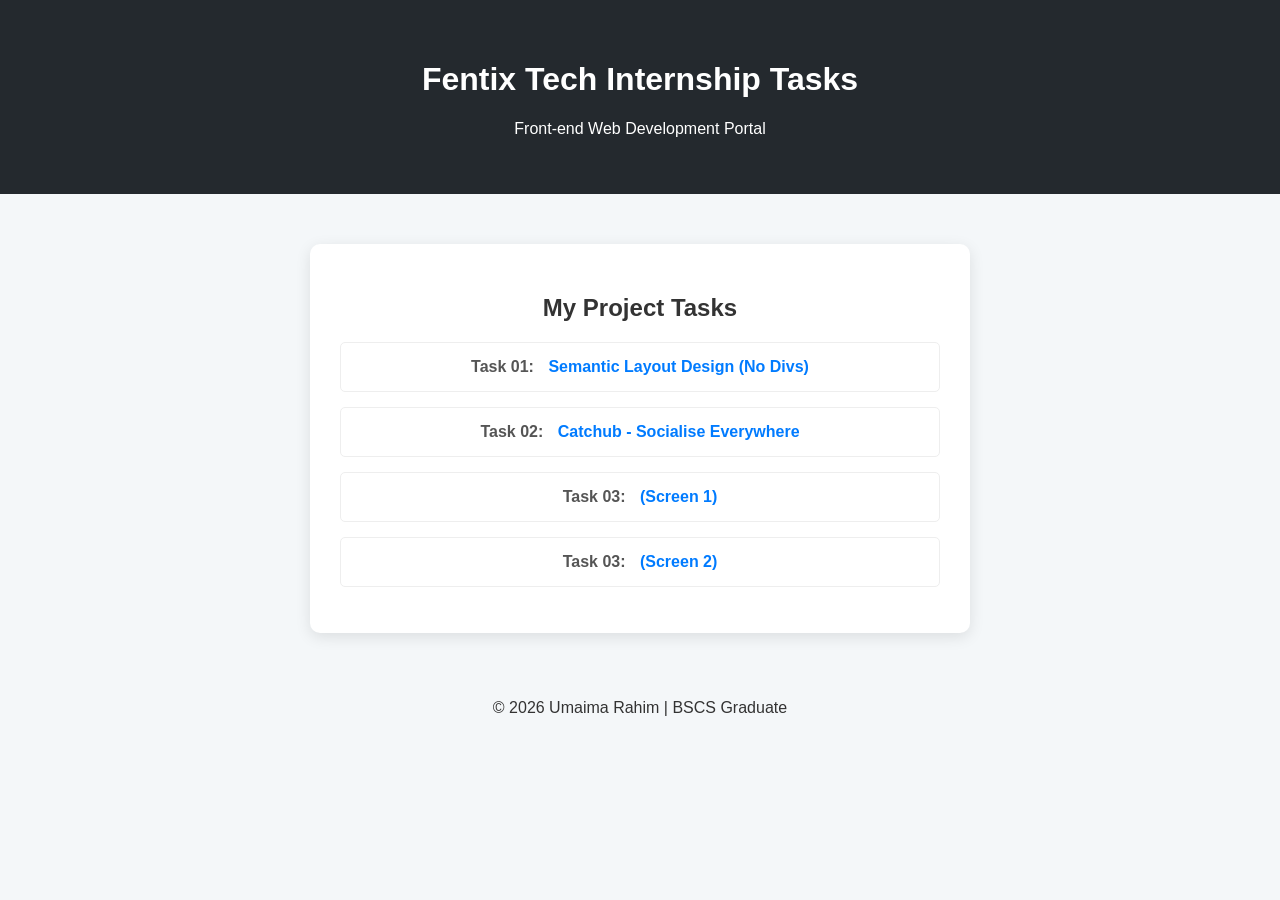
<file: index.html>
<!DOCTYPE html>
<html lang="en">
<head>
    <meta charset="UTF-8">
    <meta name="viewport" content="width=device-width, initial-scale=1.0">
    <title>Umaima Rahim - Fentix Tech Tasks</title>
    <link rel="stylesheet" href="root-style.css">
</head>
<body>

    <header>
        <h1>Fentix Tech Internship Tasks</h1>
        <p>Front-end Web Development Portal</p>
    </header>

    <main>
        <section class="task-list">
            <h2>My Project Tasks</h2>
            <ul>
                <!-- Task 1 Link -->
                <li>
                    <a href="./Task 1/index.html">
                        <span>Task 01:</span> Semantic Layout Design (No Divs)
                    </a>
                </li>

                <!-- Task 2 Link -->
                <li>
                    <a href="./Task 2/index.html">
                        <span>Task 02:</span> Catchub - Socialise Everywhere
                    </a>
                </li>

                 <!-- Task 3 screen1 Link -->
                <li>
                    <a href="./Task 3 Screen1/index.html">
                        <span>Task 03:</span> (Screen 1)
                    </a>
                </li>

                 <!-- Task 3 screen1 Link -->
                <li>
                    <a href="./Task 3 Screen2/index.html">
                        <span>Task 03:</span> (Screen 2)
                    </a>
                </li>
                
                
              
            </ul>
        </section>
    </main>

    <footer>
        <p>© 2026 Umaima Rahim | BSCS Graduate</p>
    </footer>

</body>
</html>
</file>
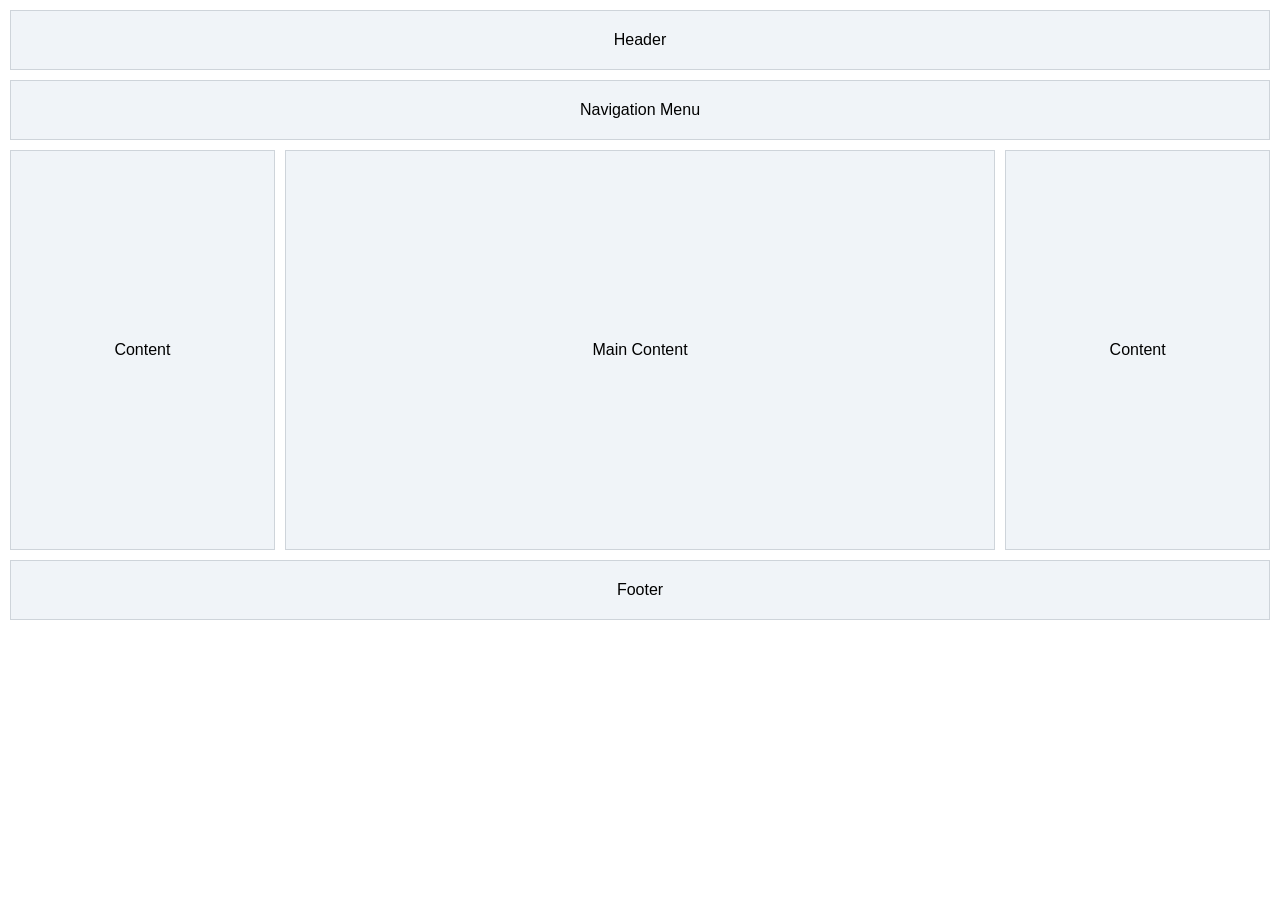
<file: Task 1/index.html>
<!DOCTYPE html>
<html lang="en">
<head>
    <link rel="stylesheet" href="style.css">
</head>
<body>

    <header>Header</header>
    
    <nav>Navigation Menu</nav>
    
    <main>
        <aside>Content</aside>
        <article>Main Content</article>
        <aside>Content</aside>
    </main>
    
    <footer>Footer</footer>

</body>
</html>
</file>
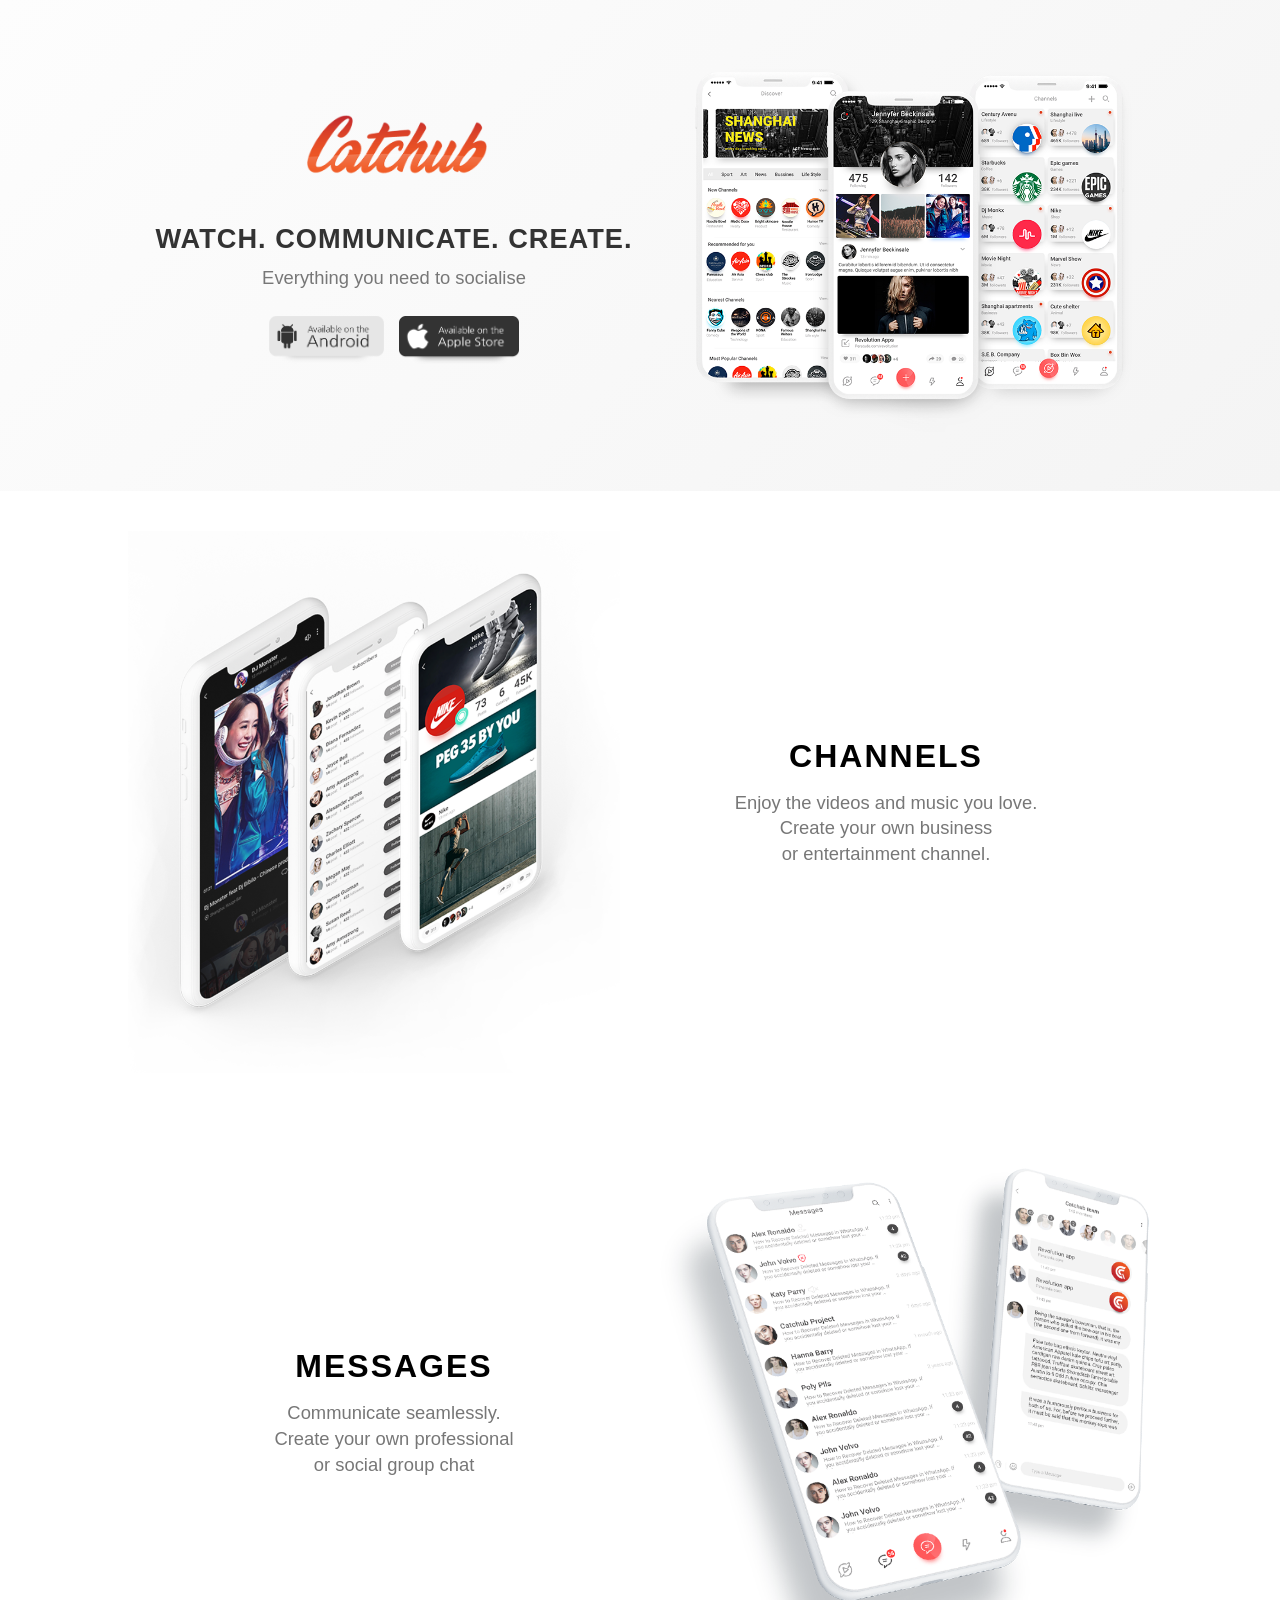
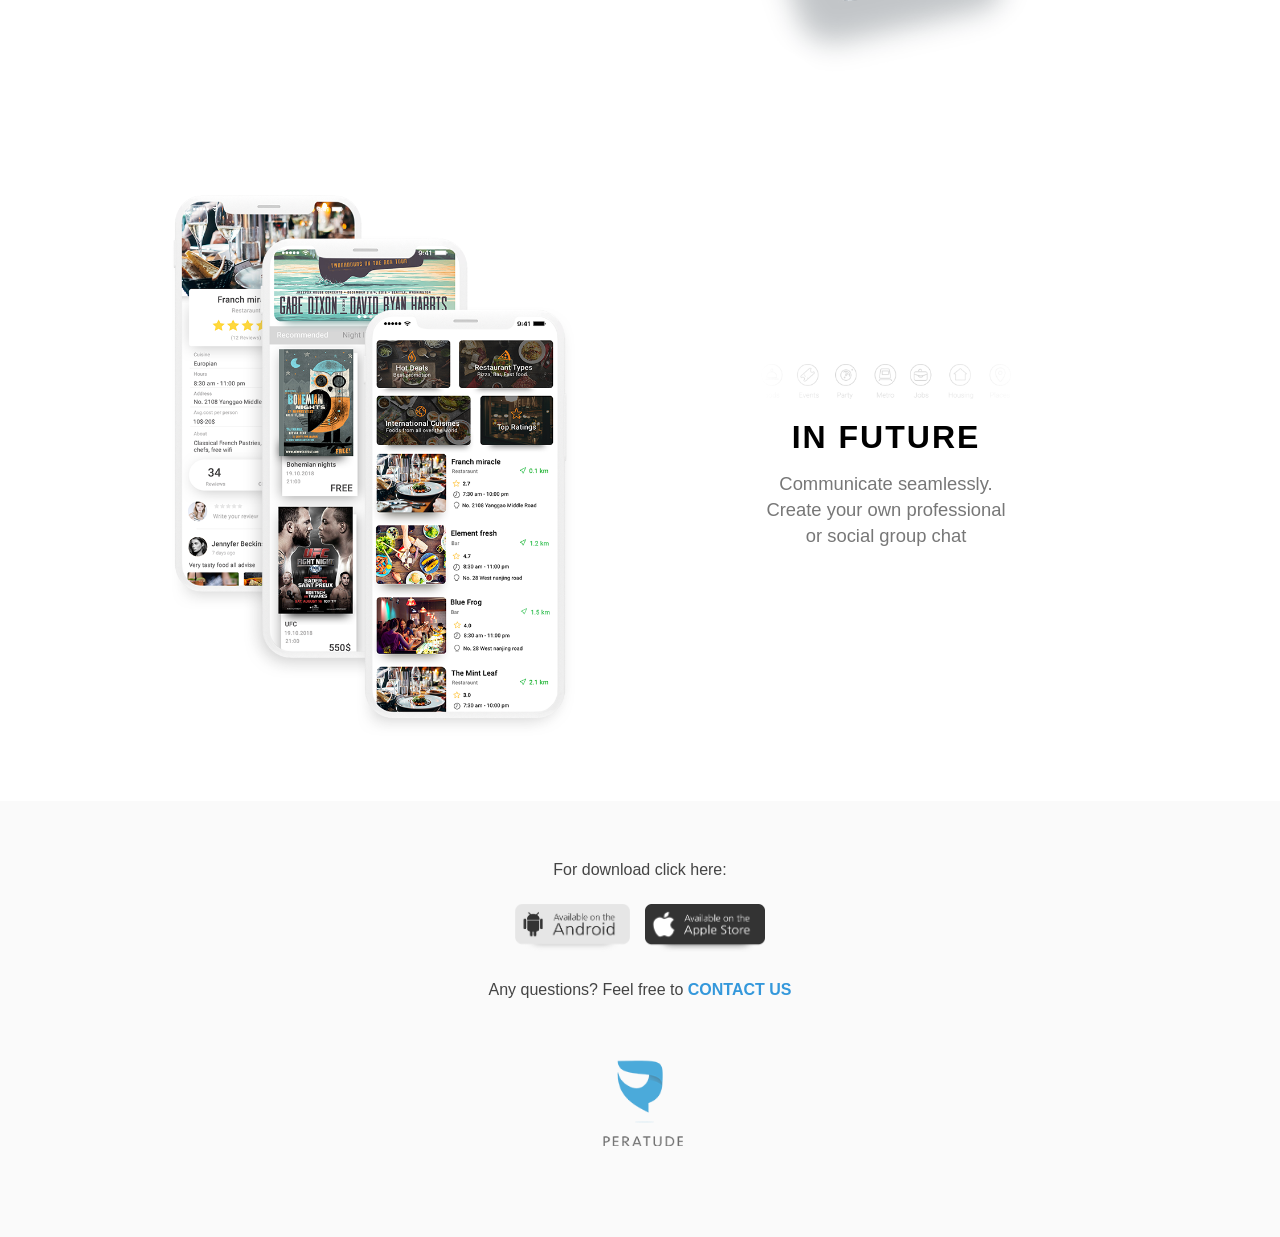
<file: Task 2/index.html>
<!DOCTYPE html>
<html lang="en">
<head>
    <meta charset="UTF-8">
    <meta name="viewport" content="width=device-width, initial-scale=1.0">
    <title>Catchub - Socialise Everywhere</title>
    <link rel="icon" type="image/png" href="assets/favicon.jpg">
    <link rel="stylesheet" href="style.css">
</head>
<body>

    <header class="hero">
        <section class="content">
            <img src="assets/logo.png" alt="Catchub Logo" class="main-logo">
            <h1>WATCH. COMMUNICATE. CREATE.</h1>
            <p>Everything you need to socialise</p>
            <nav class="download-buttons">
                <a href="#"><img src="assets/play_store.png" alt="Play Store"></a>
                <a href="#"><img src="assets/app_store.png" alt="App Store"></a>
            </nav>
        </section>
        <figure class="visual">
            <img src="assets/top_screens.png" alt="App preview">
        </figure>
    </header>

    <main>
        <section class="feature alternate">
            <figure class="visual">
                <img src="assets/sec_screens.png" alt="Channels">
            </figure>
            <article class="content">
                <h2>CHANNELS</h2>
                <p>Enjoy the videos and music you love.<br> 
                   Create your own business<br> 
                   or entertainment channel.</p>
            </article>
        </section>

        <section class="feature">
            <article class="content">
                <h2>MESSAGES</h2>
                <p>Communicate seamlessly.<br> 
                   Create your own professional<br> 
                   or social group chat</p>
            </article>
            <figure class="visual">
                <img src="assets/thhh_screens.png" alt="Messaging">
            </figure>
        </section>

        <section class="feature alternate">
            <figure class="visual">
                <img src="assets/for_screens.png" alt="Future">
            </figure>
            <article class="content">
                <img src="assets/vectors.png" alt="Icons" class="vectors">
                <h2>IN FUTURE</h2>
                <p>Communicate seamlessly.<br> 
                   Create your own professional<br> 
                   or social group chat</p>
            </article>
        </section>
    </main>

    <footer class="main-footer">
        <p>For download click here:</p>
        <nav class="download-buttons">
            <a href="#"><img src="assets/play_store.png" alt="Play Store"></a>
            <a href="#"><img src="assets/app_store.png" alt="App Store"></a>
        </nav>
        <p class="contact">Any questions? Feel free to <a href="#">CONTACT US</a></p>
        <figure class="brand-footer">
            <img src="assets/peratude.png" alt="Peratude">
        </figure>
    </footer>

</body>
</html>
</file>
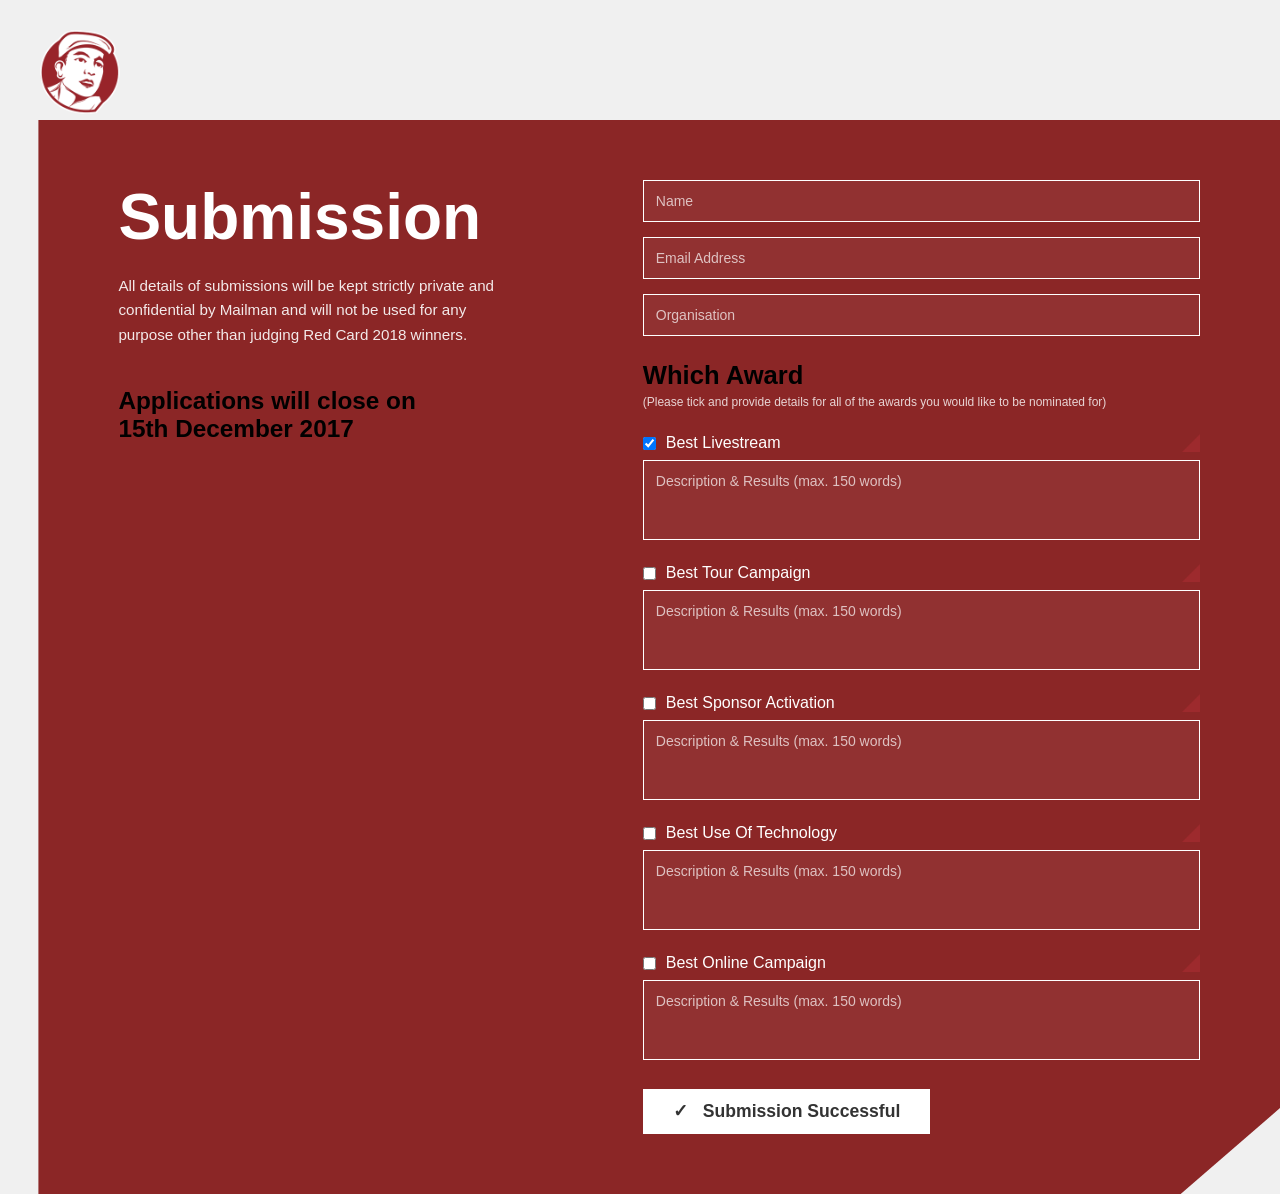
<file: Task 3 Screen1/index.html>
<!DOCTYPE html>
<html lang="en">
<head>
    <meta charset="UTF-8">
    <meta name="viewport" content="width=device-width, initial-scale=1.0">
    <title>redcard submission</title>
    <link rel="stylesheet" href="style.css">
</head>
<body>
  
<div class="header-logo">
            <img src="logo.png" alt="logo">
        </div>
    <div class="main-container">
        

        <div class="content-wrapper">
            <div class="left-section">
                <h1>Submission</h1>
                <p class="description">All details of submissions will be kept strictly private and confidential by Mailman and will not be used for any purpose other than judging Red Card 2018 winners.</p>
                
                <div class="deadline">
                  
              <h3>Applications will close on  <br> 15th December 2017</h3>
                </div>
            </div>

            <form class="right-section">
                <div class="input-group">
                    <input type="text" placeholder="Name">
                    <input type="email" placeholder="Email Address">
                    <input type="text" placeholder="Organisation">
                </div>

                <div class="award-title-section">
                    <h3>Which Award</h3>
                    <p class="subtitle">(Please tick and provide details for all of the awards you would like to be nominated for)</p>
                </div>

                <div class="award-list">
                    <div class="award-item">
                        <div class="award-header">
                            <label><input type="checkbox" checked> <span>Best Livestream</span></label>
                            <img src="icon_awards.png" alt="icon" class="plus-icon">
                        </div>
                        <textarea placeholder="Description & Results (max. 150 words)"></textarea>
                    </div>

                    <div class="award-item">
                        <div class="award-header">
                            <label><input type="checkbox"> <span>Best Tour Campaign</span></label>
                            <img src="icon_awards.png" alt="icon" class="plus-icon">
                        </div>
                        <textarea placeholder="Description & Results (max. 150 words)"></textarea>
                    </div>

                    <div class="award-item">
                        <div class="award-header">
                            <label><input type="checkbox"> <span>Best Sponsor Activation</span></label>
                            <img src="icon_awards.png" alt="icon" class="plus-icon">
                        </div>
                        <textarea placeholder="Description & Results (max. 150 words)"></textarea>
                    </div>
                    <div class="award-item">
                        <div class="award-header">
                            <label><input type="checkbox"> <span>Best Use Of Technology</span></label>
                            <img src="icon_awards.png" alt="icon" class="plus-icon">
                        </div>
                        <textarea placeholder="Description & Results (max. 150 words)"></textarea>
                    </div>
                    <div class="award-item">
                        <div class="award-header">
                            <label><input type="checkbox"> <span>Best Online Campaign </span></label>
                            <img src="icon_awards.png" alt="icon" class="plus-icon">
                        </div>
                        <textarea placeholder="Description & Results (max. 150 words)"></textarea>
                    </div>
                </div>

                <button type="submit" class="submit-btn">
                    <span class="check-icon">✓</span> Submission Successful
                </button>
            </form>
        </div>
    </div>

</body>
</html>
</file>
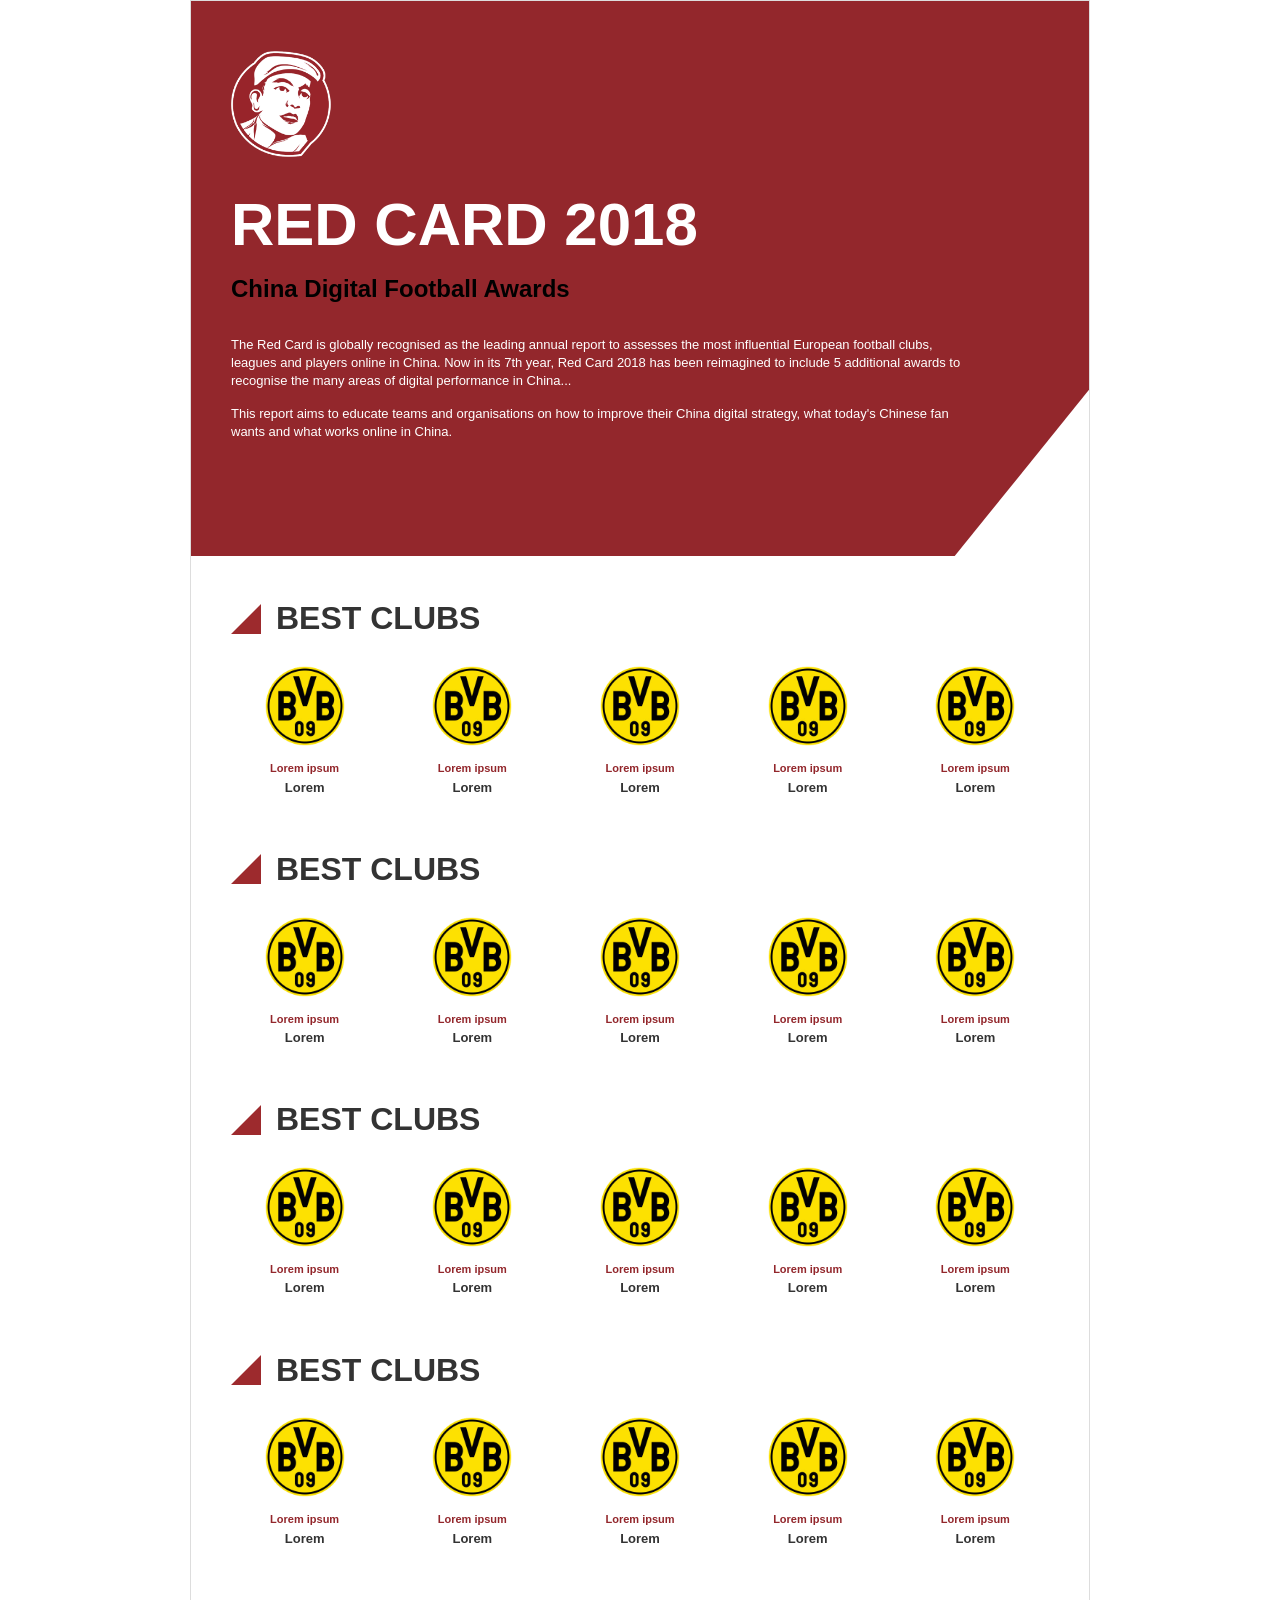
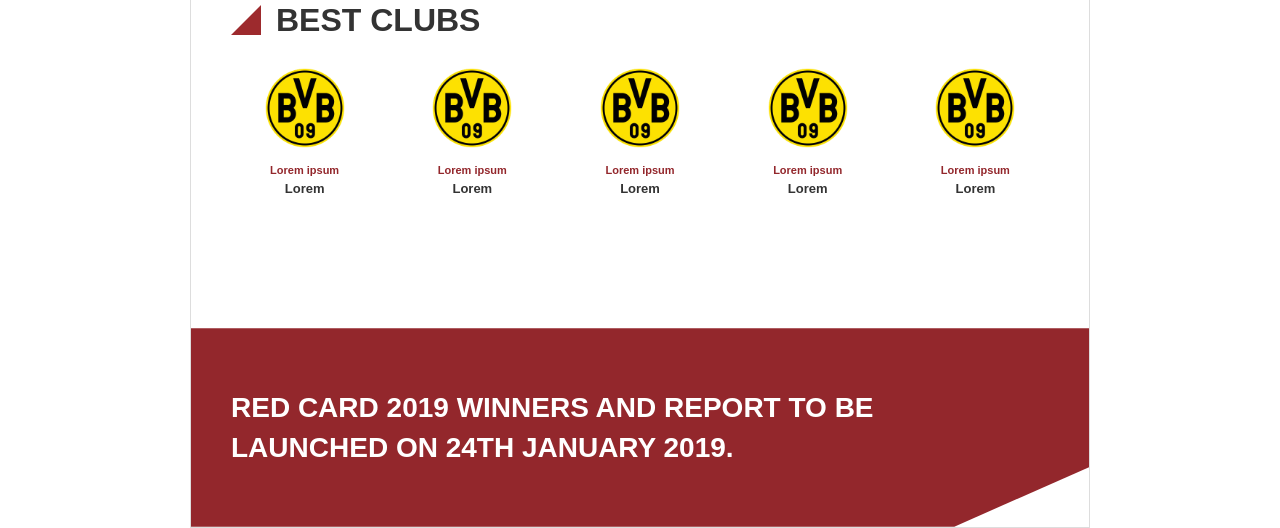
<file: Task 3 Screen2/index.html>
<!DOCTYPE html>
<html lang="en">
<head>
    <meta charset="UTF-8">
    <meta name="viewport" content="width=device-width, initial-scale=1.0">
    <title>Red Card 2018 - Screen 2</title>
    <link rel="stylesheet" href="style.css">
</head>
<body>

    <div class="main-wrapper">
        <header class="hero-section">
            <div class="content-container">
                <img src="logo.png" alt="logo" class="top-logo">
                <h1 class="main-title">RED CARD 2018</h1>
                <h2 class="sub-title">China Digital Football Awards</h2>
                
                <div class="description">
                    <p>The Red Card is globally recognised as the leading annual report to assesses the most influential European football clubs, leagues and players online in China. Now in its 7th year, Red Card 2018 has been reimagined to include 5 additional awards to recognise the many areas of digital performance in China...</p>
                    <p>This report aims to educate teams and organisations on how to improve their China digital strategy, what today's Chinese fan wants and what works online in China.</p>
                </div>
            </div>
            <div class="header-cut"></div>
        </header>

        <main class="awards-container">
            
            <section class="award-row">
                <div class="row-header">
                    <img src="icon_awards.png" alt="icon" class="award-icon">
                    <h3 class="row-title">BEST CLUBS</h3>
                </div>
                <div class="clubs-flex">
                    <div class="club-card">
                        <img src="1.png" alt="club">
                        <p class="lorem-red">Lorem ipsum</p>
                        <p class="lorem-black">Lorem</p>
                    </div>
                    <div class="club-card">
                        <img src="1.png" alt="club">
                        <p class="lorem-red">Lorem ipsum</p>
                        <p class="lorem-black">Lorem</p>
                    </div>
                    <div class="club-card">
                        <img src="1.png" alt="club">
                        <p class="lorem-red">Lorem ipsum</p>
                        <p class="lorem-black">Lorem</p>
                    </div>
                    <div class="club-card">
                        <img src="1.png" alt="club">
                        <p class="lorem-red">Lorem ipsum</p>
                        <p class="lorem-black">Lorem</p>
                    </div>
                    <div class="club-card">
                        <img src="1.png" alt="club">
                        <p class="lorem-red">Lorem ipsum</p>
                        <p class="lorem-black">Lorem</p>
                    </div>
                    
                </div>
                
            </section>
            <section class="award-row">
                <div class="row-header">
                    <img src="icon_awards.png" alt="icon" class="award-icon">
                    <h3 class="row-title">BEST CLUBS</h3>
                </div>
                <div class="clubs-flex">
                    <div class="club-card">
                        <img src="1.png" alt="club">
                        <p class="lorem-red">Lorem ipsum</p>
                        <p class="lorem-black">Lorem</p>
                    </div>
                    <div class="club-card">
                        <img src="1.png" alt="club">
                        <p class="lorem-red">Lorem ipsum</p>
                        <p class="lorem-black">Lorem</p>
                    </div>
                    <div class="club-card">
                        <img src="1.png" alt="club">
                        <p class="lorem-red">Lorem ipsum</p>
                        <p class="lorem-black">Lorem</p>
                    </div>
                    <div class="club-card">
                        <img src="1.png" alt="club">
                        <p class="lorem-red">Lorem ipsum</p>
                        <p class="lorem-black">Lorem</p>
                    </div>
                    <div class="club-card">
                        <img src="1.png" alt="club">
                        <p class="lorem-red">Lorem ipsum</p>
                        <p class="lorem-black">Lorem</p>
                    </div>
                    
                </div>
                
            </section>
            <section class="award-row">
                <div class="row-header">
                    <img src="icon_awards.png" alt="icon" class="award-icon">
                    <h3 class="row-title">BEST CLUBS</h3>
                </div>
                <div class="clubs-flex">
                    <div class="club-card">
                        <img src="1.png" alt="club">
                        <p class="lorem-red">Lorem ipsum</p>
                        <p class="lorem-black">Lorem</p>
                    </div>
                    <div class="club-card">
                        <img src="1.png" alt="club">
                        <p class="lorem-red">Lorem ipsum</p>
                        <p class="lorem-black">Lorem</p>
                    </div>
                    <div class="club-card">
                        <img src="1.png" alt="club">
                        <p class="lorem-red">Lorem ipsum</p>
                        <p class="lorem-black">Lorem</p>
                    </div>
                    <div class="club-card">
                        <img src="1.png" alt="club">
                        <p class="lorem-red">Lorem ipsum</p>
                        <p class="lorem-black">Lorem</p>
                    </div>
                    <div class="club-card">
                        <img src="1.png" alt="club">
                        <p class="lorem-red">Lorem ipsum</p>
                        <p class="lorem-black">Lorem</p>
                    </div>
                    
                </div>
                
            </section>
            <section class="award-row">
                <div class="row-header">
                    <img src="icon_awards.png" alt="icon" class="award-icon">
                    <h3 class="row-title">BEST CLUBS</h3>
                </div>
                <div class="clubs-flex">
                    <div class="club-card">
                        <img src="1.png" alt="club">
                        <p class="lorem-red">Lorem ipsum</p>
                        <p class="lorem-black">Lorem</p>
                    </div>
                    <div class="club-card">
                        <img src="1.png" alt="club">
                        <p class="lorem-red">Lorem ipsum</p>
                        <p class="lorem-black">Lorem</p>
                    </div>
                    <div class="club-card">
                        <img src="1.png" alt="club">
                        <p class="lorem-red">Lorem ipsum</p>
                        <p class="lorem-black">Lorem</p>
                    </div>
                    <div class="club-card">
                        <img src="1.png" alt="club">
                        <p class="lorem-red">Lorem ipsum</p>
                        <p class="lorem-black">Lorem</p>
                    </div>
                    <div class="club-card">
                        <img src="1.png" alt="club">
                        <p class="lorem-red">Lorem ipsum</p>
                        <p class="lorem-black">Lorem</p>
                    </div>
                    
                </div>
                
            </section>
            <section class="award-row">
                <div class="row-header">
                    <img src="icon_awards.png" alt="icon" class="award-icon">
                    <h3 class="row-title">BEST CLUBS</h3>
                </div>
                <div class="clubs-flex">
                    <div class="club-card">
                        <img src="1.png" alt="club">
                        <p class="lorem-red">Lorem ipsum</p>
                        <p class="lorem-black">Lorem</p>
                    </div>
                    <div class="club-card">
                        <img src="1.png" alt="club">
                        <p class="lorem-red">Lorem ipsum</p>
                        <p class="lorem-black">Lorem</p>
                    </div>
                    <div class="club-card">
                        <img src="1.png" alt="club">
                        <p class="lorem-red">Lorem ipsum</p>
                        <p class="lorem-black">Lorem</p>
                    </div>
                    <div class="club-card">
                        <img src="1.png" alt="club">
                        <p class="lorem-red">Lorem ipsum</p>
                        <p class="lorem-black">Lorem</p>
                    </div>
                    <div class="club-card">
                        <img src="1.png" alt="club">
                        <p class="lorem-red">Lorem ipsum</p>
                        <p class="lorem-black">Lorem</p>
                    </div>
                    
                </div>
            
            </section>

            </main>

        <footer class="footer-section">
            <div class="footer-cut"></div>
            <div class="footer-content">
                <h2>RED CARD 2019 WINNERS AND REPORT TO BE LAUNCHED ON 24TH JANUARY 2019.</h2>
            </div>
        </footer>
    </div>

</body>
</html>
</file>
<file: root-style.css>
body {
    font-family: 'Segoe UI', Tahoma, Geneva, Verdana, sans-serif;
    background-color: #f4f7f9;
    color: #333;
    margin: 0;
    text-align: center;
}

header {
    background-color: #24292e;
    color: white;
    padding: 40px 20px;
}

main {
    padding: 50px 20px;
}

.task-list {
    background: white;
    max-width: 600px;
    margin: 0 auto;
    padding: 30px;
    border-radius: 10px;
    box-shadow: 0 4px 15px rgba(0,0,0,0.1);
}

ul {
    list-style: none;
    padding: 0;
}

li {
    margin: 15px 0;
    padding: 15px;
    border: 1px solid #eee;
    border-radius: 5px;
    transition: 0.3s;
}

li:hover {
    background-color: #f0faff;
    border-color: #007bff;
}

a {
    text-decoration: none;
    color: #007bff;
    font-weight: bold;
    display: block;
}

span {
    color: #555;
    margin-right: 10px;
}
</file>
<file: Task 1/style.css>
body {
    margin: 0;
    display: flex;
    flex-direction: column;
    gap: 10px;
    padding: 10px;
    font-family: sans-serif;
}

header, nav, footer, aside, article {
    background-color: #f0f4f8;
    border: 1px solid #ced4da;
    display: flex;
    align-items: center;
    justify-content: center;
    padding: 20px;
}

main {
    display: flex;
    gap: 10px;
    height: 400px;
}

aside {
    flex: 1; 
}

article {
    flex: 3; 
}
</file>
<file: Task 2/style.css>
* {
    margin: 0;
    padding: 0;
    box-sizing: border-box;
}

body {
    font-family: 'Segoe UI', Arial, sans-serif;
    color: #444;
    background-color: #fff;
    overflow-x: hidden;
}

header.hero, .feature {
    display: flex;
    align-items: center;
    justify-content: space-between;
    padding: 40px 10%;
    min-height: auto;
}

header.hero {
    background: linear-gradient(135deg, #fdfdfd 0%, #f4f4f4 100%);
}

.content {
    flex: 1;
    padding: 20px;
    display: flex;
    flex-direction: column;
    align-items: center;
    text-align: center;
}

.main-logo { 
    width: 220px; 
    margin-bottom: 25px; 
}

h1 { 
    font-size: 1.7rem; 
    font-weight: 900; 
    letter-spacing: 1px; 
    color: #333; 
    margin-bottom: 10px;
}

h2 { 
    font-size: 2rem; 
    font-weight: 700; 
    margin-bottom: 15px; 
    letter-spacing: 2px;
    color: #000;
}

.content p {
    font-size: 1.15rem;
    color: #777;
    line-height: 1.4;
    max-width: 420px;
}

.download-buttons {
    display: flex;
    gap: 15px;
    margin: 25px 0;
}

.download-buttons img {
    height: 48px;
}

.vectors { 
    width: 250px; 
    margin-bottom: 20px; 
}

.visual {
    flex: 1;
    display: flex;
    justify-content: center;
}

.visual img {
    max-width: 100%;
    height: auto;
}

.main-footer {
    text-align: center;
    padding: 60px 20px;
    background: #fafafa;
}

.main-footer .download-buttons { 
    justify-content: center; 
}

.contact a {
    color: #3498db;
    text-decoration: none;
    font-weight: bold;
}

.brand-footer img { 
    width: 130px; 
    margin-top: 40px; 
    opacity: 0.7; 
}

@media (max-width: 992px) {
    header.hero, .feature {
        flex-direction: column !important;
        padding: 30px 5%;
    }
    .alternate { 
        flex-direction: column !important; 
    }
    .content { 
        margin-bottom: 30px; 
    }
}
</file>
<file: Task 3 Screen1/style.css>
* {
    margin: 0;
    padding: 0;
    box-sizing: border-box;
    font-family: 'Segoe UI', Tahoma, Geneva, Verdana, sans-serif;
}

body {
    background-color: #f0f0f0;
    display: flex;
   flex-direction: column;
    align-items: flex-end; 
    min-height: 100vh;
    padding: 0;
    position: relative;
}

.main-container {
    background-color: #8b2626; 
    color: white;
    width: 97%;
   margin-top: 120px; 
    padding: 60px 80px;
    position: relative;
    clip-path: polygon(0 0, 100% 0, 100% 92%, 92% 100%, 0 100%);
    min-height: calc(100vh - 120px);
}
.header-logo {
   position: absolute;
    top: 30px;  
    left: 40px; 
    z-index: 10;
}
.header-logo img {
    width: 80px;
    margin: 0;
}

.content-wrapper {
    display: flex;
    justify-content: space-between;
    gap: 60px;
}


.left-section {
    flex: 1;
}

.left-section h1 {
    font-size: clamp(2.5rem, 5vw, 4.5rem);
    font-weight: 800;
    margin-bottom: 20px;
}

.description {
    font-size: 0.95rem;
    line-height: 1.6;
    max-width: 400px;
    opacity: 0.9;
}

.deadline {
  color: black;
    margin-top: 40px;
    font-size: 1.3rem;
}


.right-section {
    flex: 1.2;
    display: flex;
    flex-direction: column;
    gap: 25px;
}

.input-group {
    display: flex;
    flex-direction: column;
    gap: 15px;
}

input[type="text"], 
input[type="email"], 
textarea {
    background: rgba(255, 255, 255, 0.05);
    border: 1px solid white;
    padding: 12px;
    color: white;
    font-size: 14px;
    width: 100%;
}

input::placeholder, 
textarea::placeholder {
    color: rgba(255, 255, 255, 0.7);
}

.award-title-section h3 {
  color: black;
    font-size: 1.6rem;
    margin-bottom: 5px;
}

.subtitle {
    font-size: 0.75rem;
    color: rgba(255, 255, 255, 0.8);
}

.award-list {
    display: flex;
    flex-direction: column;
    gap: 20px;
}

.award-header {
    display: flex;
    justify-content: space-between;
    align-items: center;
    margin-bottom: 8px;
}

.award-header label {
    display: flex;
    align-items: center;
    gap: 10px;
    font-weight: 500;
    cursor: pointer;
}

.plus-icon {
    width: 18px;
    height: 18px;
}

textarea {
    height: 80px;
    resize: none;
}


.submit-btn {
    background-color: white;
    color: #333;
    border: none;
    padding: 12px 30px;
    font-size: 1.1rem;
    font-weight: 600;
    cursor: pointer;
    display: flex;
    align-items: center;
    gap: 15px;
    width: fit-content;
    transition: 0.3s;
}

.submit-btn:hover {
    background-color: #eeeeee;
}


@media (max-width: 900px) {
    .content-wrapper {
        flex-direction: column; 
        gap: 40px;
    }

    .main-container {
        padding: 40px 20px;
        clip-path: none; 
    }

    .left-section h1 {
        text-align: center;
    }

    .description {
        max-width: 100%;
        text-align: center;
    }

    .deadline {
        text-align: center;
    }
}

@media (max-width: 480px) {
    .header-logo {
        text-align: center;
    }

    .submit-btn {
        width: 100%; 
    }
}
</file>
<file: Task 3 Screen2/style.css>
* {
    margin: 0;
    padding: 0;
    box-sizing: border-box;
}

body {
    font-family: 'Arial', sans-serif;
    background-color: #fff;
    color: #333;
    line-height: 1.4;
}

.main-wrapper {
    width: 100%;
    max-width: 900px;
    margin: 0 auto;
    position: relative;
    border: 1px solid #ddd;
}

.hero-section {
    background-color: #93272c;
    color: white;
    padding: 50px 40px 100px 40px;
    position: relative;
    clip-path: polygon(0% 0%, 100% 0%, 100% 70%, 85% 100%, 0% 100%);
}

.top-logo {
    width: 100px;
    margin-bottom: 20px;
}

.main-title {
    font-size: 60px;
    font-weight: 900;
    margin-bottom: 5px;
}

.sub-title {
  color: black;
    font-size: 24px;
    font-weight: bold;
    margin-bottom: 30px;
}

.description p {
    font-size: 13px;
    margin-bottom: 15px;
    max-width: 90%;
}


.header-cut {
   display: none;
}

.awards-container {
    padding: 40px 0;
}

.award-row {
    margin-bottom: 50px;
}

.row-header {
    display: flex;
    align-items: center;
    padding: 0 40px;
    margin-bottom: 25px;
}

.award-icon {
    width: 30px;
    margin-right: 15px;
}

.row-title {
    font-size: 32px;
    font-weight: 900;
}

.clubs-flex {
    display: flex;
    justify-content: space-between;
    padding: 0 40px;
    flex-wrap: wrap;
}

.club-card {
    display: flex;
    flex-direction: column;
    align-items: center;
    width: 18%;
    text-align: center;
}

.club-card img {
    width: 80px;
    height: auto;
    margin-bottom: 15px;
}

.lorem-red {
    color: #93272c;
    font-size: 11px;
    font-weight: bold;
    margin-bottom: 2px;
}

.lorem-black {
    font-size: 13px;
    font-weight: 900;
}


.footer-section {
    position: relative;
    background-color: #93272c;
    color: white;
    margin-top: 40px;
    clip-path: polygon(0% 0%, 100% 0%, 100% 70%, 85% 100%, 0% 100%);
}

.footer-cut {
    display: none;
}


.footer-content {
    padding: 60px 40px;
}

.footer-content h2 {
    font-size: 28px;
    font-weight: 900;
    max-width: 80%;
}

@media screen and (max-width: 500px) {
    .club-card {
        width: 48%; 
        margin-bottom: 20px;
    }

    .clubs-flex {
        justify-content: space-around;
        padding: 0 10px;
    }

    .main-title {
        font-size: 28px;
    }
}
</file>
